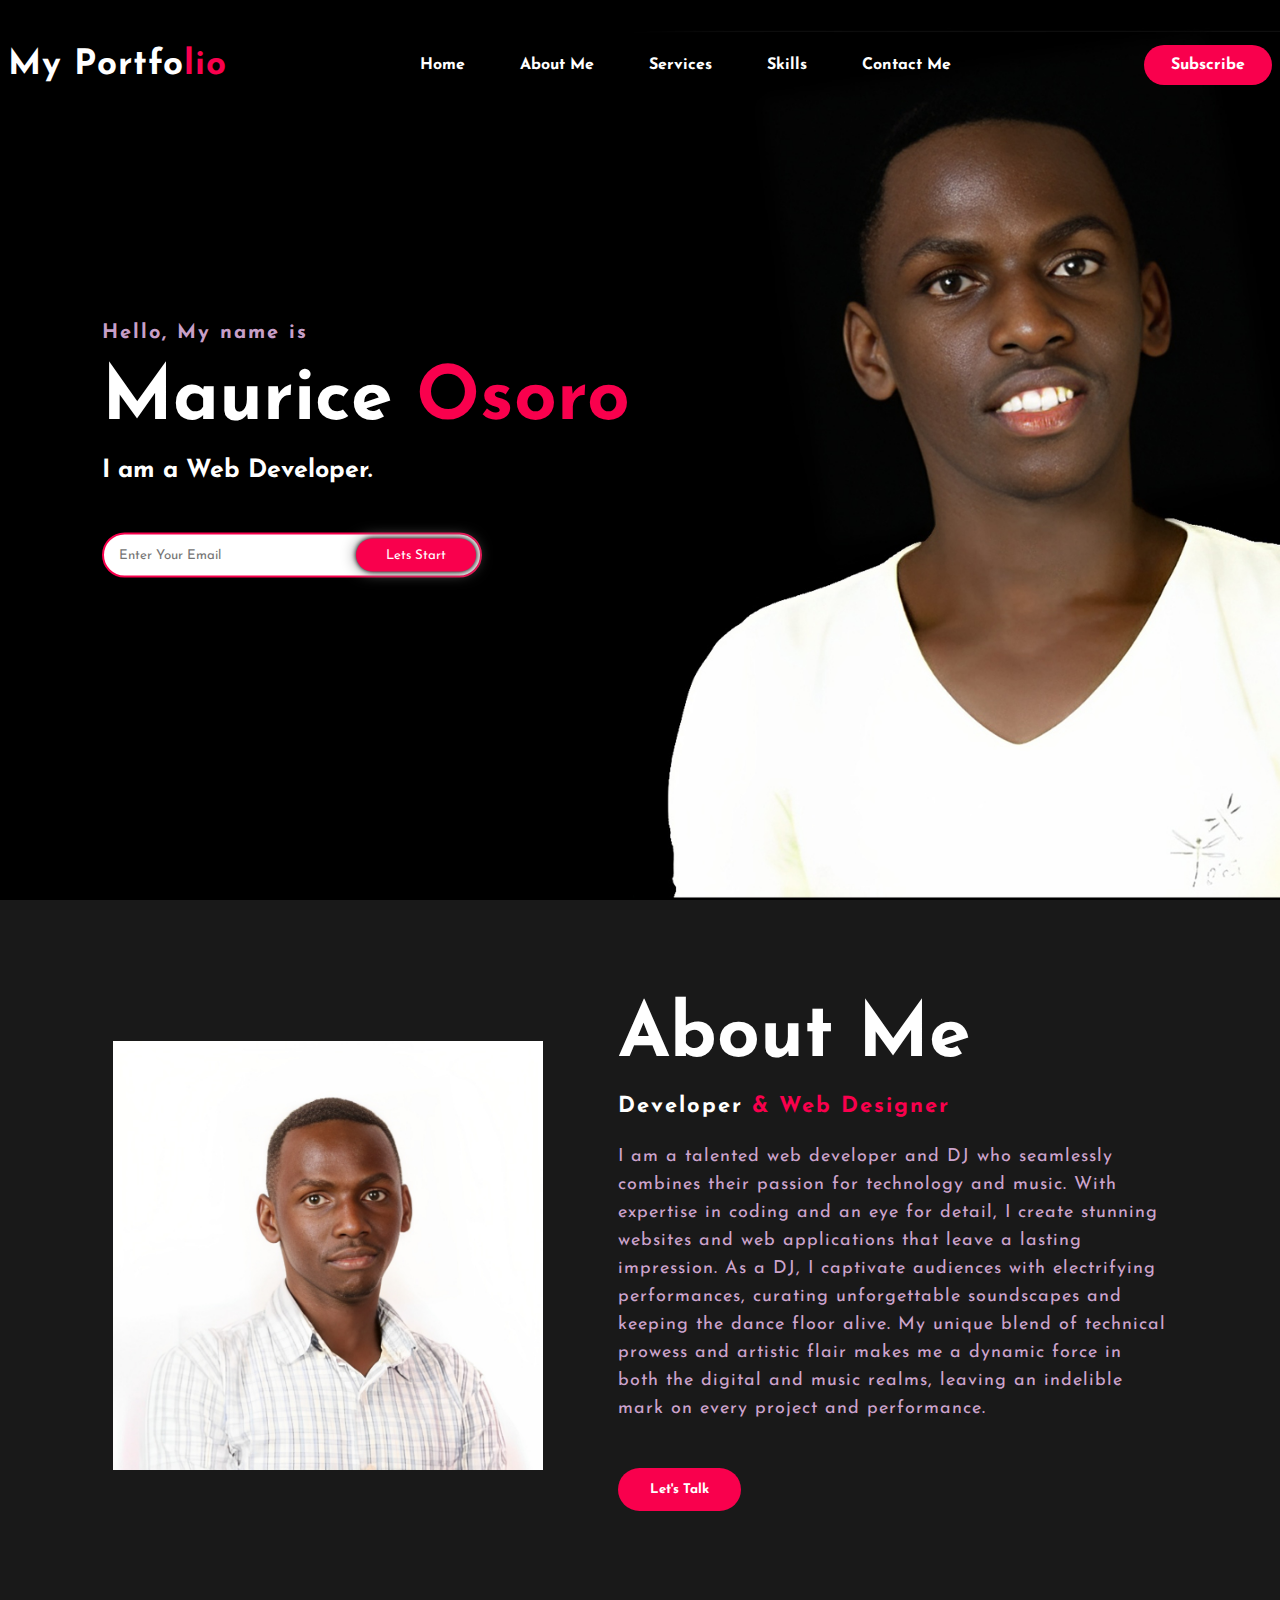
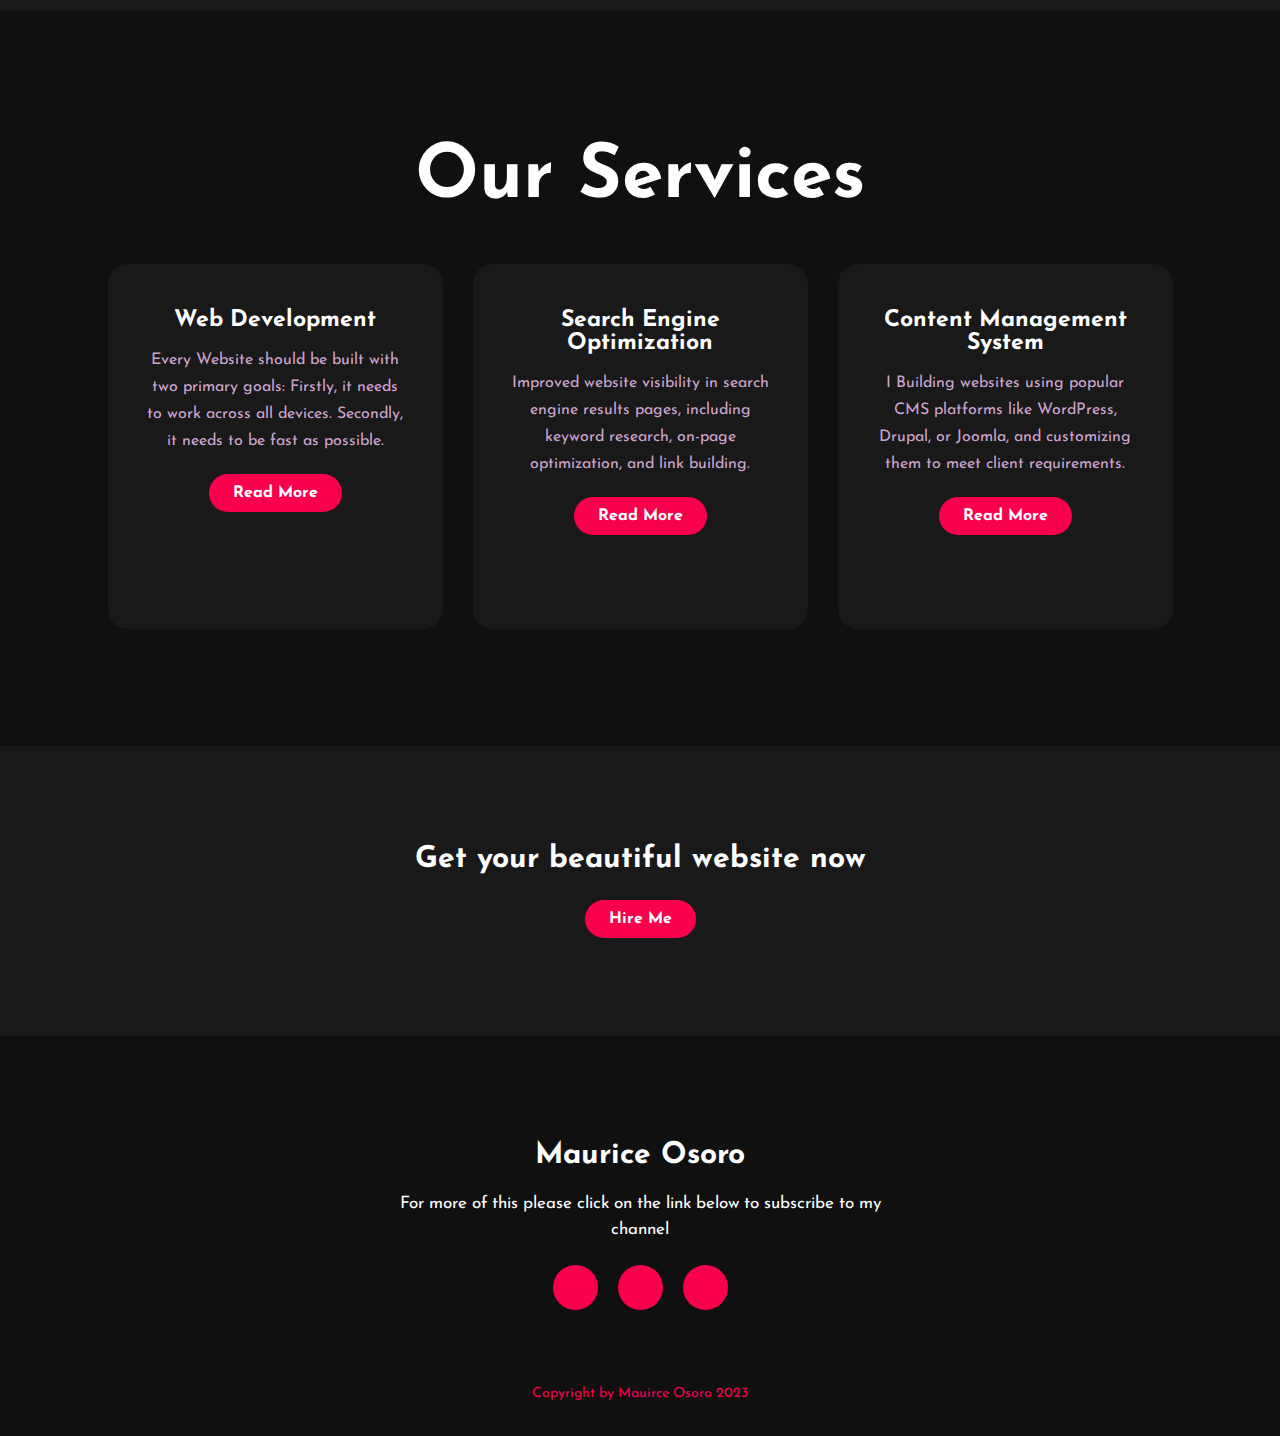
<file: index.html>
<!DOCTYPE html>
<html lang="en">
<head>
    <meta charset="UTF-8">
    <meta http-equiv="X-UA-Compatible" content="IE=edge">
    <meta name="viewport" content="width=device-width, initial-scale=1.0">
    <link rel="preconnect" href="https://fonts.gstatic.com" crossorigin>
    <link href="https://fonts.googleapis.com/css2?family=Josefin+Sans:ital,wght@0,100;0,200;0,300;0,400;0,500;0,600;0,700;1,100;1,200;1,300;1,400;1,500;1,600;1,700&display=swap" rel="stylesheet">
    <link rel="stylesheet" type="text/css" href="css/style.css">
    <link rel="stylesheet" href="https://cdnjs.cloudflare.com/ajax/libs/font-awesome/6.4.0/css/all.min.css" integrity="sha512-iecdLmaskl7CVkqkXNQ/ZH/XLlvWZOJyj7Yy7tcenmpD1ypASozpmT/E0iPtmFIB46ZmdtAc9eNBvH0H/ZpiBw==" crossorigin="anonymous" referrerpolicy="no-referrer" />
    
    <title>My Portfolio</title>
</head>
<body>
    <!--Start of class hero-->
    <div class="hero"> 
        <nav>
            <h2 class="logo"> My Portfo<span>lio</span></h2>
            <ul>
                <li> <a href="index.html">Home</a> </li>
                <li> <a href="about-me.html">About Me</a> </li>
                <li> <a href="services.html">Services</a> </li>
                <li> <a href="skills.html">Skills</a> </li>
                <li> <a href="contact.html">Contact Me</a> </li>


            </ul>
            <a href="#" class="btn"> Subscribe</a>
        </nav> 
        <div class="content">
            <h4>Hello, My name is </h4>
            <h1>Maurice <span>Osoro</span></h1>
            <h3>I am a Web Developer.</h3>
            <div class="newsletter">
                <form>
                    <input type="email" name="email" id="mail" placeholder="Enter Your Email">
                    <input type="submit" name="submit" value="Lets Start">
                </form>

            </div>

        </div>
    </div>

    <!--About Section-->
    <section class="about">
        <div class="main">
            <img src="img/Profile-photo.jpg">
            <div class="about-text">
                <h2> About Me</h2>
                <h5>Developer <span> & Web Designer </span></h5>
                <p> I am a talented web developer and DJ who seamlessly combines their passion for technology and music. With expertise in coding and an eye for detail, I create stunning websites and web applications that leave a lasting impression. As a DJ, I captivate audiences with electrifying performances, curating unforgettable soundscapes and keeping the dance floor alive. My unique blend of technical prowess and artistic flair makes me a dynamic force in both the digital and music realms, leaving an indelible mark on every project and performance.</p>
                <button>Let's Talk</button>
            </div>

        </div>
    </section>
    <!--service setion-->
    <div class="service">
        <div class="title">
            <h2>Our Services </h2>
        </div>
        <div class="box">
            <div class="card">
                <i class="fas fa-bars"></i>
                <h5>Web Development</h5> 
                <div class="pra">
                    <p>Every Website should be built with two primary goals: Firstly, it needs to work across all devices. Secondly, it needs to be fast as possible.</p>
                    <p style="text-align: center;">
                        <a class="button" href="#"> Read More</a>
                    </p>
                </div>
            </div>

            <div class="card">
                <i class="fa-regular fa-user"></i>
                <h5>Search Engine Optimization</h5> 
                <div class="pra">
                    <p>Improved website visibility in search engine results pages, including keyword research, on-page optimization, and link building.</p>
                    <p style="text-align: center;">
                        <a class="button" href="#"> Read More</a>
                    </p>
                </div>
            </div>

            <div class="card">
                <i class="fa-regular fa-bell"></i>
                <h5>Content Management System</h5> 
                <div class="pra">
                    <p>I Building websites using popular CMS platforms like WordPress, Drupal, or Joomla, and customizing them to meet client requirements.</p>
                    <p style="text-align: center;">
                        <a class="button" href="#"> Read More</a>
                    </p>
                </div>
            </div>

        </div>

    </div>

    <!-- Contact Me section-->
    <div class="contact-me">
        <p>Get your beautiful website now</p>
        <a class="button-two" href="#">Hire Me</a>
    </div>

    <!--Footer start section-->
    <footer>
    <p>Maurice Osoro</p>
    <p>For more of this please click on the link below to subscribe to my channel</p>
    <div class="social"> 
        <a href="#"><i class="fa-brands fa-facebook-f"></i> </a>
        <a href="https://github.com/MauriceOS"><i class="fa-brands fa-github"></i> </a>
        <a href="https://www.linkedin.com/in/maurice-osoro-b73652277/"><i class="fa-brands fa-linkedin"></i> </a>
    </div>
    <p class="end">Copyright by Mauirce Osoro 2023</p>
    </footer>
</body>
</html>
</file>
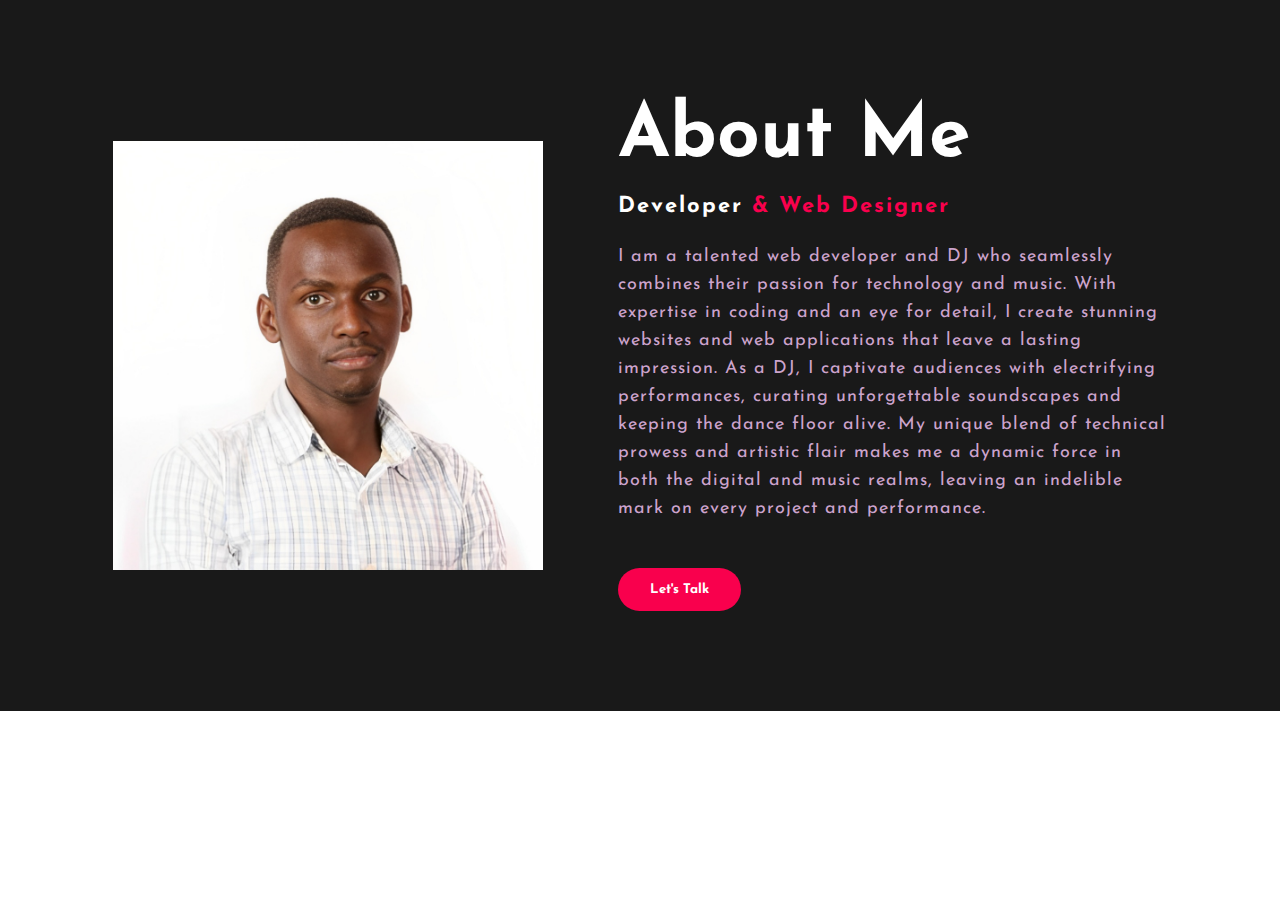
<file: about-me.html>
<!DOCTYPE html>
<html lang="en">
<head>
    <meta charset="UTF-8">
    <meta http-equiv="X-UA-Compatible" content="IE=edge">
    <meta name="viewport" content="width=device-width, initial-scale=1.0">
    <link rel="preconnect" href="https://fonts.gstatic.com" crossorigin>
    <link href="https://fonts.googleapis.com/css2?family=Josefin+Sans:ital,wght@0,100;0,200;0,300;0,400;0,500;0,600;0,700;1,100;1,200;1,300;1,400;1,500;1,600;1,700&display=swap" rel="stylesheet">
    <link rel="stylesheet" type="text/css" href="css/style.css">
    <link rel="stylesheet" href="https://cdnjs.cloudflare.com/ajax/libs/font-awesome/6.4.0/css/all.min.css" integrity="sha512-iecdLmaskl7CVkqkXNQ/ZH/XLlvWZOJyj7Yy7tcenmpD1ypASozpmT/E0iPtmFIB46ZmdtAc9eNBvH0H/ZpiBw==" crossorigin="anonymous" referrerpolicy="no-referrer" />
    
    <title>About Me</title>
</head>
<body>
    <section class="about">
        <div class="main">
            <img src="img/Profile-photo.jpg">
            <div class="about-text">
                <h2> About Me</h2>
                <h5>Developer <span> & Web Designer </span></h5>
                <p> I am a talented web developer and DJ who seamlessly combines their passion for technology and music. With expertise in coding and an eye for detail, I create stunning websites and web applications that leave a lasting impression. As a DJ, I captivate audiences with electrifying performances, curating unforgettable soundscapes and keeping the dance floor alive. My unique blend of technical prowess and artistic flair makes me a dynamic force in both the digital and music realms, leaving an indelible mark on every project and performance.</p>
                <button>Let's Talk</button>
            </div>

        </div>
    </section>
    <!--service setion-->

</body>
</html>
</file>
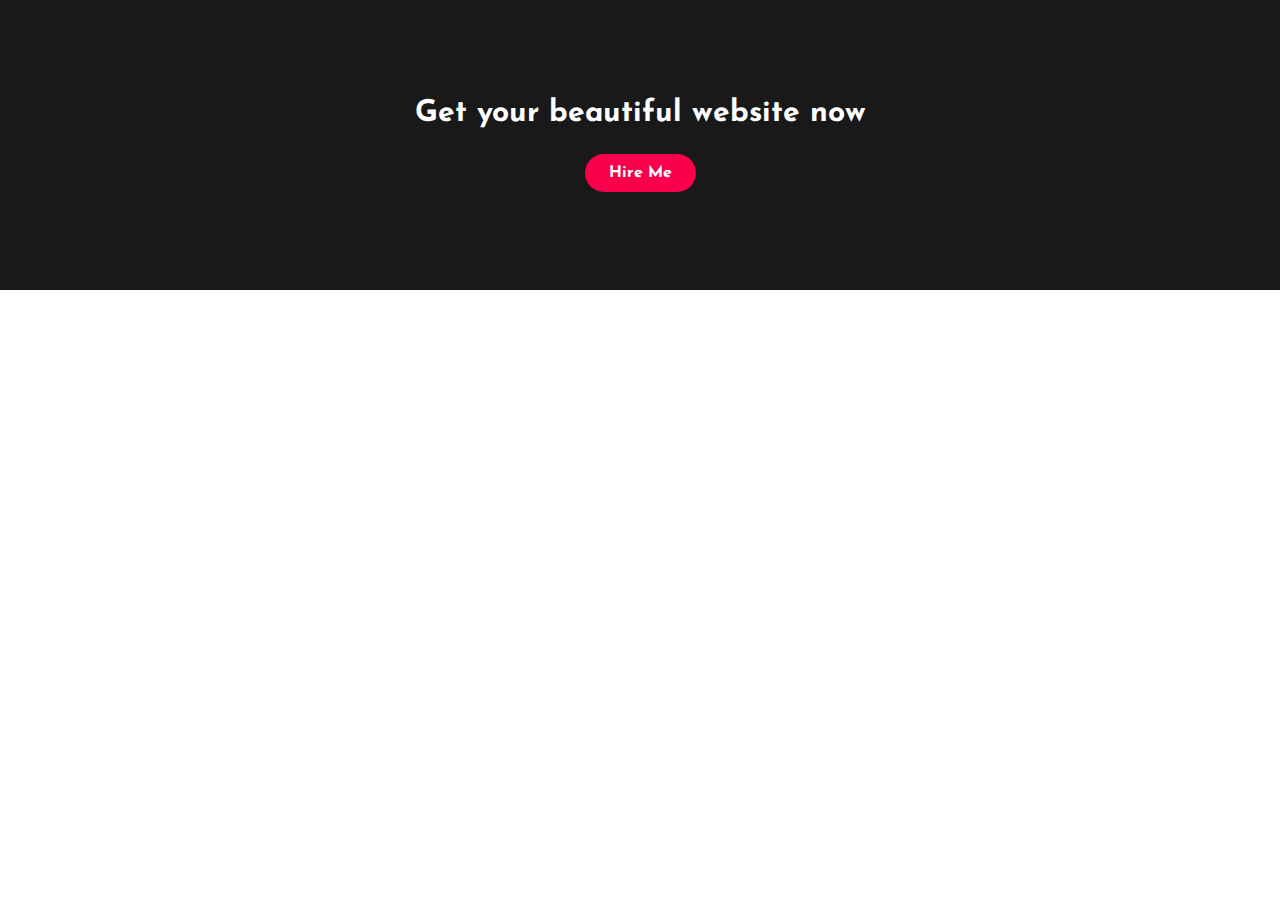
<file: contact.html>
<!DOCTYPE html>
<html lang="en">
<head>
    <meta charset="UTF-8">
    <meta http-equiv="X-UA-Compatible" content="IE=edge">
    <meta name="viewport" content="width=device-width, initial-scale=1.0">
    <link rel="preconnect" href="https://fonts.gstatic.com" crossorigin>
    <link href="https://fonts.googleapis.com/css2?family=Josefin+Sans:ital,wght@0,100;0,200;0,300;0,400;0,500;0,600;0,700;1,100;1,200;1,300;1,400;1,500;1,600;1,700&display=swap" rel="stylesheet">
    <link rel="stylesheet" type="text/css" href="css/style.css">
    <link rel="stylesheet" href="https://cdnjs.cloudflare.com/ajax/libs/font-awesome/6.4.0/css/all.min.css" integrity="sha512-iecdLmaskl7CVkqkXNQ/ZH/XLlvWZOJyj7Yy7tcenmpD1ypASozpmT/E0iPtmFIB46ZmdtAc9eNBvH0H/ZpiBw==" crossorigin="anonymous" referrerpolicy="no-referrer" />
    
    <title>Contact Me</title>
</head>
<body>
    <!-- Contact Me section-->
    <div class="contact-me">
        <p>Get your beautiful website now</p>
        <a class="button-two" href="#">Hire Me</a>
    </div>
    <div>
        
    </div>

</body>
</html>
</file>
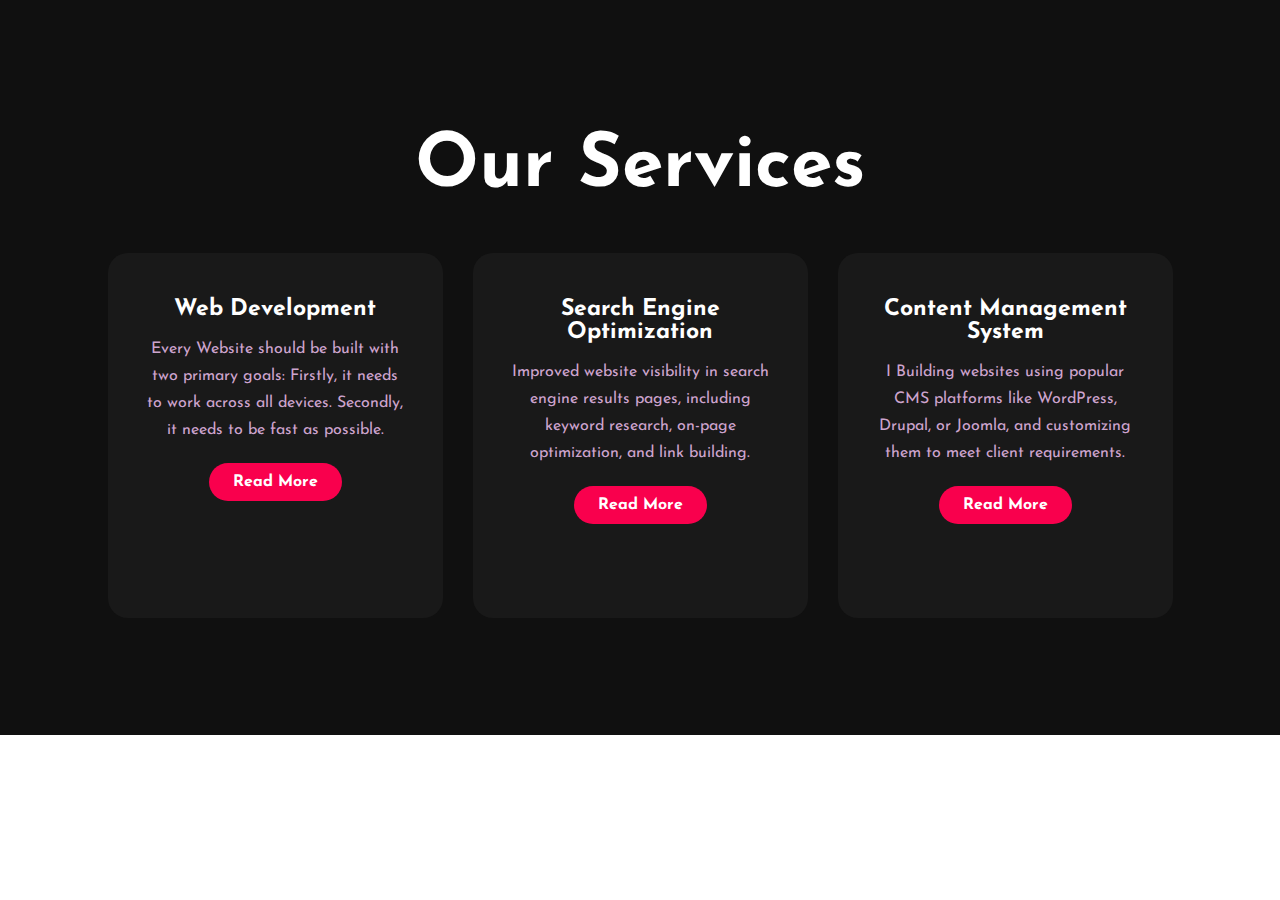
<file: services.html>
<!DOCTYPE html>
<html lang="en">
<head>
    <meta charset="UTF-8">
    <meta http-equiv="X-UA-Compatible" content="IE=edge">
    <meta name="viewport" content="width=device-width, initial-scale=1.0">
    <link rel="preconnect" href="https://fonts.gstatic.com" crossorigin>
    <link href="https://fonts.googleapis.com/css2?family=Josefin+Sans:ital,wght@0,100;0,200;0,300;0,400;0,500;0,600;0,700;1,100;1,200;1,300;1,400;1,500;1,600;1,700&display=swap" rel="stylesheet">
    <link rel="stylesheet" type="text/css" href="css/style.css">
    <link rel="stylesheet" href="https://cdnjs.cloudflare.com/ajax/libs/font-awesome/6.4.0/css/all.min.css" integrity="sha512-iecdLmaskl7CVkqkXNQ/ZH/XLlvWZOJyj7Yy7tcenmpD1ypASozpmT/E0iPtmFIB46ZmdtAc9eNBvH0H/ZpiBw==" crossorigin="anonymous" referrerpolicy="no-referrer" />
    
    <title>My Services</title>
</head>
<body>
    <!--service setion-->
    <div class="service">
        <div class="title">
            <h2>Our Services </h2>
        </div>
        <div class="box">
            <div class="card">
                <i class="fas fa-bars"></i>
                <h5>Web Development</h5> 
                <div class="pra">
                    <p>Every Website should be built with two primary goals: Firstly, it needs to work across all devices. Secondly, it needs to be fast as possible.</p>
                    <p style="text-align: center;">
                        <a class="button" href="#"> Read More</a>
                    </p>
                </div>
            </div>

            <div class="card">
                <i class="fa-regular fa-user"></i>
                <h5>Search Engine Optimization</h5> 
                <div class="pra">
                    <p>Improved website visibility in search engine results pages, including keyword research, on-page optimization, and link building.</p>
                    <p style="text-align: center;">
                        <a class="button" href="#"> Read More</a>
                    </p>
                </div>
            </div>

            <div class="card">
                <i class="fa-regular fa-bell"></i>
                <h5>Content Management System</h5> 
                <div class="pra">
                    <p>I Building websites using popular CMS platforms like WordPress, Drupal, or Joomla, and customizing them to meet client requirements.</p>
                    <p style="text-align: center;">
                        <a class="button" href="#"> Read More</a>
                    </p>
                </div>
            </div>

        </div>

    </div>
</body>
</html>
</file>
<file: css/style.css>
* {
    padding: 0;
    margin: 0;
    font-family: 'Josefin Sans', sans-serif;
    box-sizing: border-box;

}
.hero {
    height:100vh;
    width: 100%;
    background-image: url(../img/background.jpg);
    background-size: cover;
    background-position: center;

}
nav {
    display: flex;
    align-items: center;
    justify-content: space-between;
    padding-top: 45px;
    padding-left: 8px;
    padding-right: 8px;

}

.logo {
    color: white;
    font-size: 35px;
    letter-spacing: 1px;
    cursor: pointer;


}
span {
    color: #f9004d;
}
nav ul li {
    list-style-type: none;
    display: inline-block;
    padding: 10px 25px;

}
nav ul li a {
    color: white;
    text-decoration: none;
    font-weight: bold;
    text-transform: capitalize;

}
nav ul li a:hover {
    color: #f9004d;

}
.btn {
    background-color: #f9004d;
    color: white;
    text-decoration: none;
    border: 2px solid transparent;
    font-weight: bold;
    padding: 10px 25px;
    border-radius: 30px;
    transition: transform .4s;
}
.btn:hover{
    transform: scale(1.2);
}
.content {
    position: absolute;
    top: 50%;
    left: 8%;
    transform: translateY(-50%);
}
h1{
    color: white;
    margin: 20px 0px 20px;
    font-size: 75px;

}
h3{
    color: white;
    font-size: 25px;
    margin-bottom: 50px;

}
h4{
    color: #fcfc;
    letter-spacing: 2px;
    font-size: 20px;

}
.newsletter form{
    width: 380px;
    max-width: 100%;
    position: relative;

}
.newsletter form input:first-child{
    display: inline-block;
    width: 100%;
    padding: 14px 130px 14px 15px;
    border: 2px solid #f9004d;
    outline: none;
    border-radius: 30px;


}
.newsletter form input:last-child{
    position: absolute;
    display: inline-block;
    outline: none;
    border: none;
    padding: 10px 30px;
    border-radius: 30px;
    background-color: #f9004d;
    color: white;
    box-shadow: 0px 0px 5px #000, 0px 0px 15px #858585;
    top: 6px;
    right: 6px;
}
.about{
    width: 100%;
    padding: 100px 0px;
    background-color: #191919;
}
.about img{
    height: auto;
    width: 430px;

}
.about-text{
    width: 550px;

}
.main{
    width: 1130px;
    max-width: 95%;
    margin: 0 auto;
    display: flex;
    align-items: center;
    justify-content: space-around;

}
.about-text h2{
    color: white;
    font-size: 75px;
    text-transform: capitalize;
    margin-bottom: 20px;
}
.about-text h5{
    color: white;
    letter-spacing: 2px;
    font-size: 22px;
    margin-bottom: 25px;
    text-transform: capitalize;

}
.about-text p{
    color: #fcfc;
    letter-spacing: 1px;
    line-height: 28px;
    font-size: 18px;
    margin-bottom: 45px;
}
button {
    background-color: #f9004d;
    color: white;
    text-decoration: none;
    border: 2px solid transparent;
    font-weight: bold;
    padding: 13px 30px;
    border-radius: 30px;
    transition: .4s;
}
button:hover{
    background-color: transparent;
    border: 2px solid #f9004d;
    cursor: pointer;

}

.service{
    background: #101010;
    width: 100%;
    padding: 100px 0px;


}
.title h2{
    color: white;
    font-size: 75px;
    width: 1130px;
    margin: 30px auto;
    text-align: center;

}
.box {
    display: flex;
    justify-content: center;
    align-items: center;
    min-height: 400px;


}
.card {
    height: 365px;
    width: 335px;
    padding: 20px 35px;
    background: #191919;
    border-radius: 20px;
    margin: 15px;
    position: relative;
    overflow: hidden;
    text-align: center;

}
.card i {
    font-size: 50px;
    display: block;
    text-align: center;
    margin: 25px 0px;
    color: #f9004d;

} 
h5{
    color: white;
    font-size: 23px;
    margin-bottom: 15px;

}
.pra p{
    color: #fcfc;
    font-size: 16px;
    line-height: 27px;
    margin-bottom: 25px;


}
.card .button {
    background-color: #f9004d;
    color: white;
    text-decoration: none;
    border: 2px solid transparent;
    font-weight: bold;
    padding: 9px 22px;
    border-radius: 30px;
    transition: .4s;

}
.card .button:hover {
    background-color: transparent;
    border: 2px solid #f9004d;
    cursor: pointer;
}

.contact-me{
    width: 100%;
    height: 290px;
    background: #191919;
    display: flex;
    align-items: center;
    flex-direction: column;
    justify-content: center;


}
.contact-me p {
    color: white;
    font-size: 30px;
    font-weight: bold;
    margin-bottom: 25px;
     

}
.contact-me .button-two{
    background-color: #f9004d;
    color: white;
    text-decoration: none;
    border: 2px solid transparent;
    font-weight: bold;
    padding: 9px 22px;
    border-radius: 30px;
    transition: .4s;
}
.contact-me .button-two:hover{
    background-color: transparent;
    border: 2px solid #f9004d;
    cursor: pointer;
}
footer {
    position: relative;
    width: 100%;
    height: 400px;
    background: #101010;
    display: flex;
    flex-direction: column;
    align-items: center;
    justify-content: center;

}
footer p:nth-child(1) {
    font-size: 30px;
    color: white;
    margin-bottom: 20px;
    font-weight: bold;
    
}
footer p:nth-child(2) {
    font-size: 17px;
    color: white;
    width: 500px;
    text-align: center;
    line-height: 26px;
    
    
}
.social {
    display: flex;
}
.social a{
    width: 45px;
    height: 45px;
    display: flex;
    align-items: center;
    justify-content: center;
    background: #f9004d;
    border-radius: 50%;
    margin: 22px 10px;
    color: white;
    text-decoration: none;
    font-size: 20px;

}
.social a:hover {
    transform: scale(1.3);
    transition: .3s;

}
.end {
    position: absolute;
    color:#f9004d;
    bottom: 35px;
    font-size: 14px;
}
</file>
